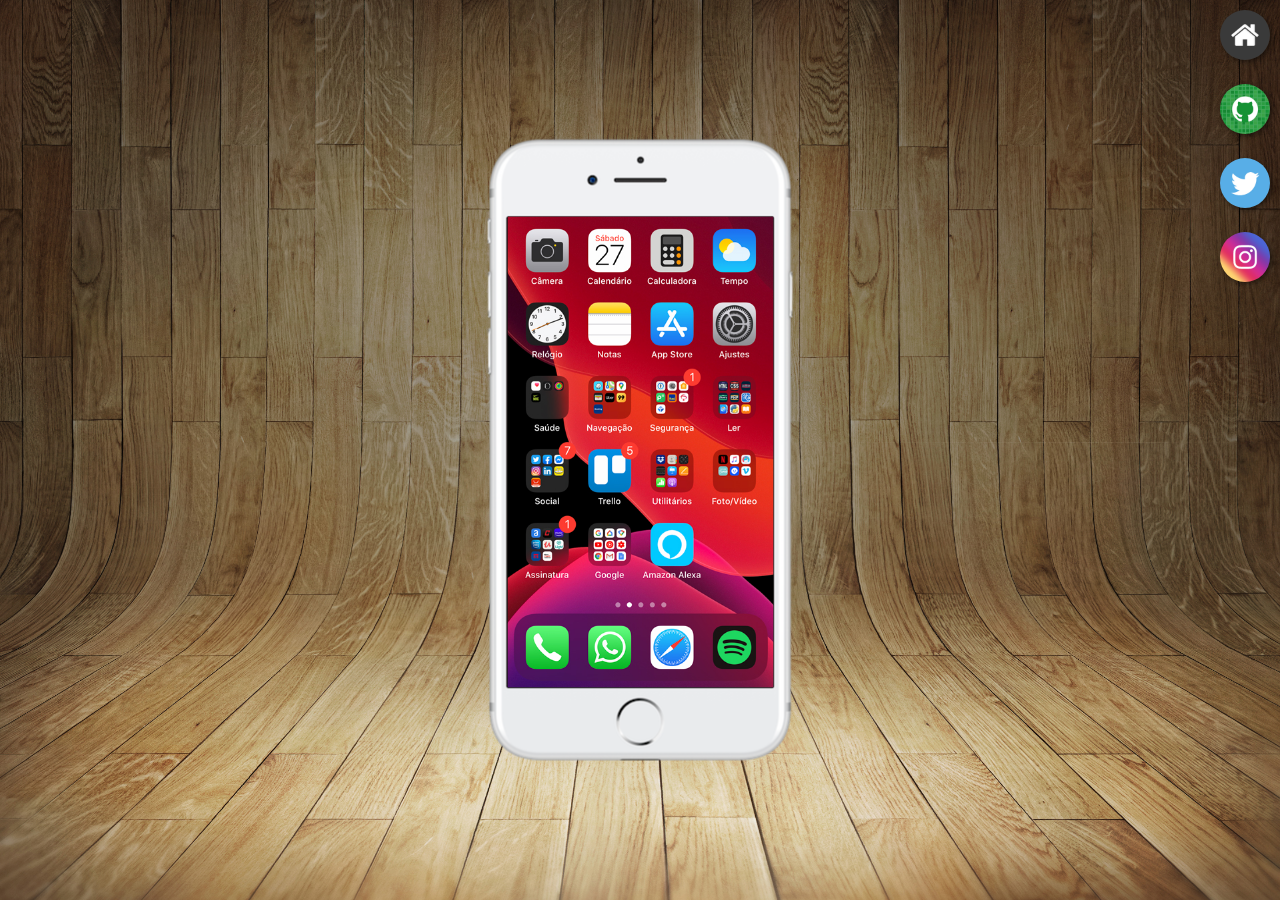
<file: index.html>
<!DOCTYPE html>
<html lang="pt-br">
<head>
    <meta charset="UTF-8">
    <meta http-equiv="X-UA-Compatible" content="IE=edge">
    <meta name="viewport" content="width=device-width, initial-scale=1.0">
    <title>Projeto Redes Sociais</title>
    <link rel="shortcut icon" href="favicon.ico" type="image/x-icon">
    <link rel="stylesheet" href="estilos/style.css">
</head>
<body>
    <main>
        <section id="telefone">
            <iframe src="home.html" name="tela" id="tela" frameborder="0">
                Seu navegador não é compatível.
            </iframe>
        </section>

        <section id="redes-sociais">
            <a href="home.html" target="tela"><img src="imagens/logo-home.jpg" alt="Home"></a>
            <a href="github.html" target="tela"><img src="imagens/logo-github.jpg" alt="Github"></a>
            <a href="twitter.html" target="tela"><img src="imagens/logo-twitter.jpg" alt="Twitter"></a>
            <a href="instagram.html" target="tela"><img src="imagens/logo-instagram.jpg" alt="Instagram"></a>
        </section>
    </main>
</body>
</html>
</file>
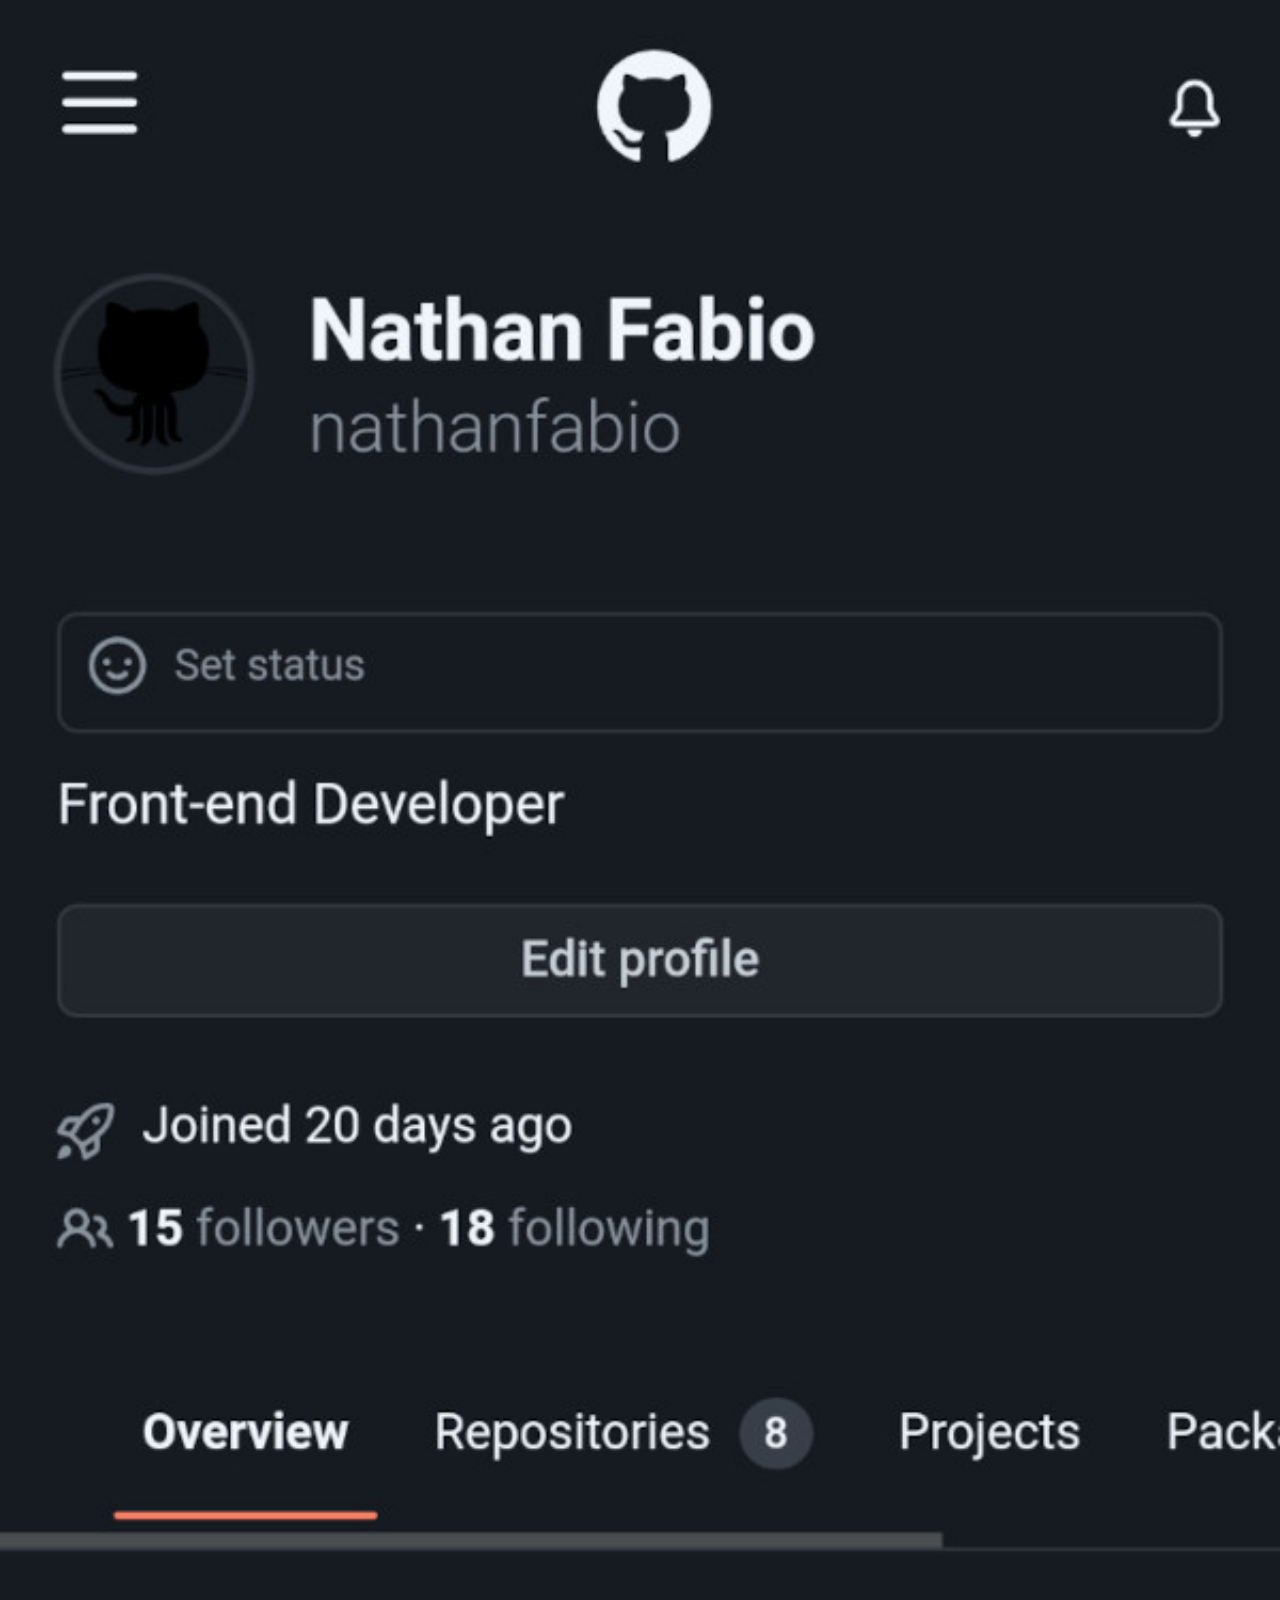
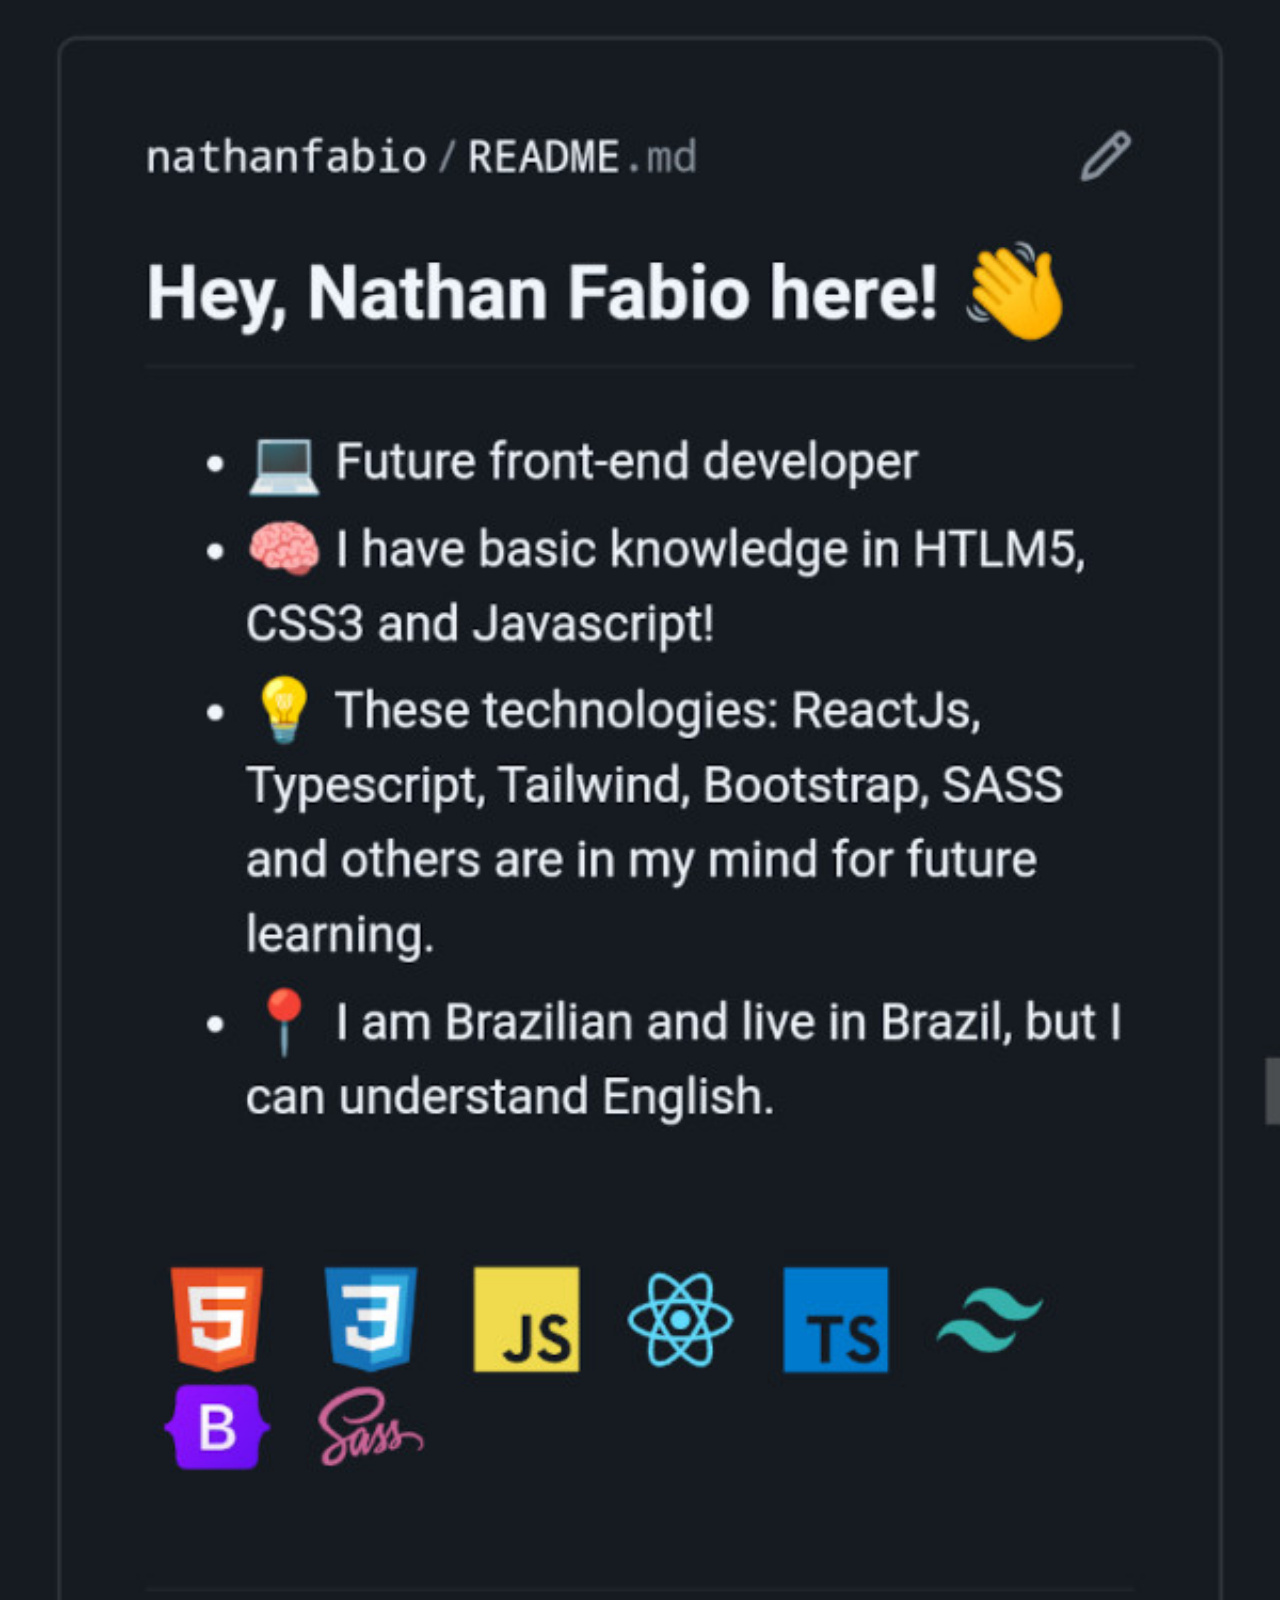
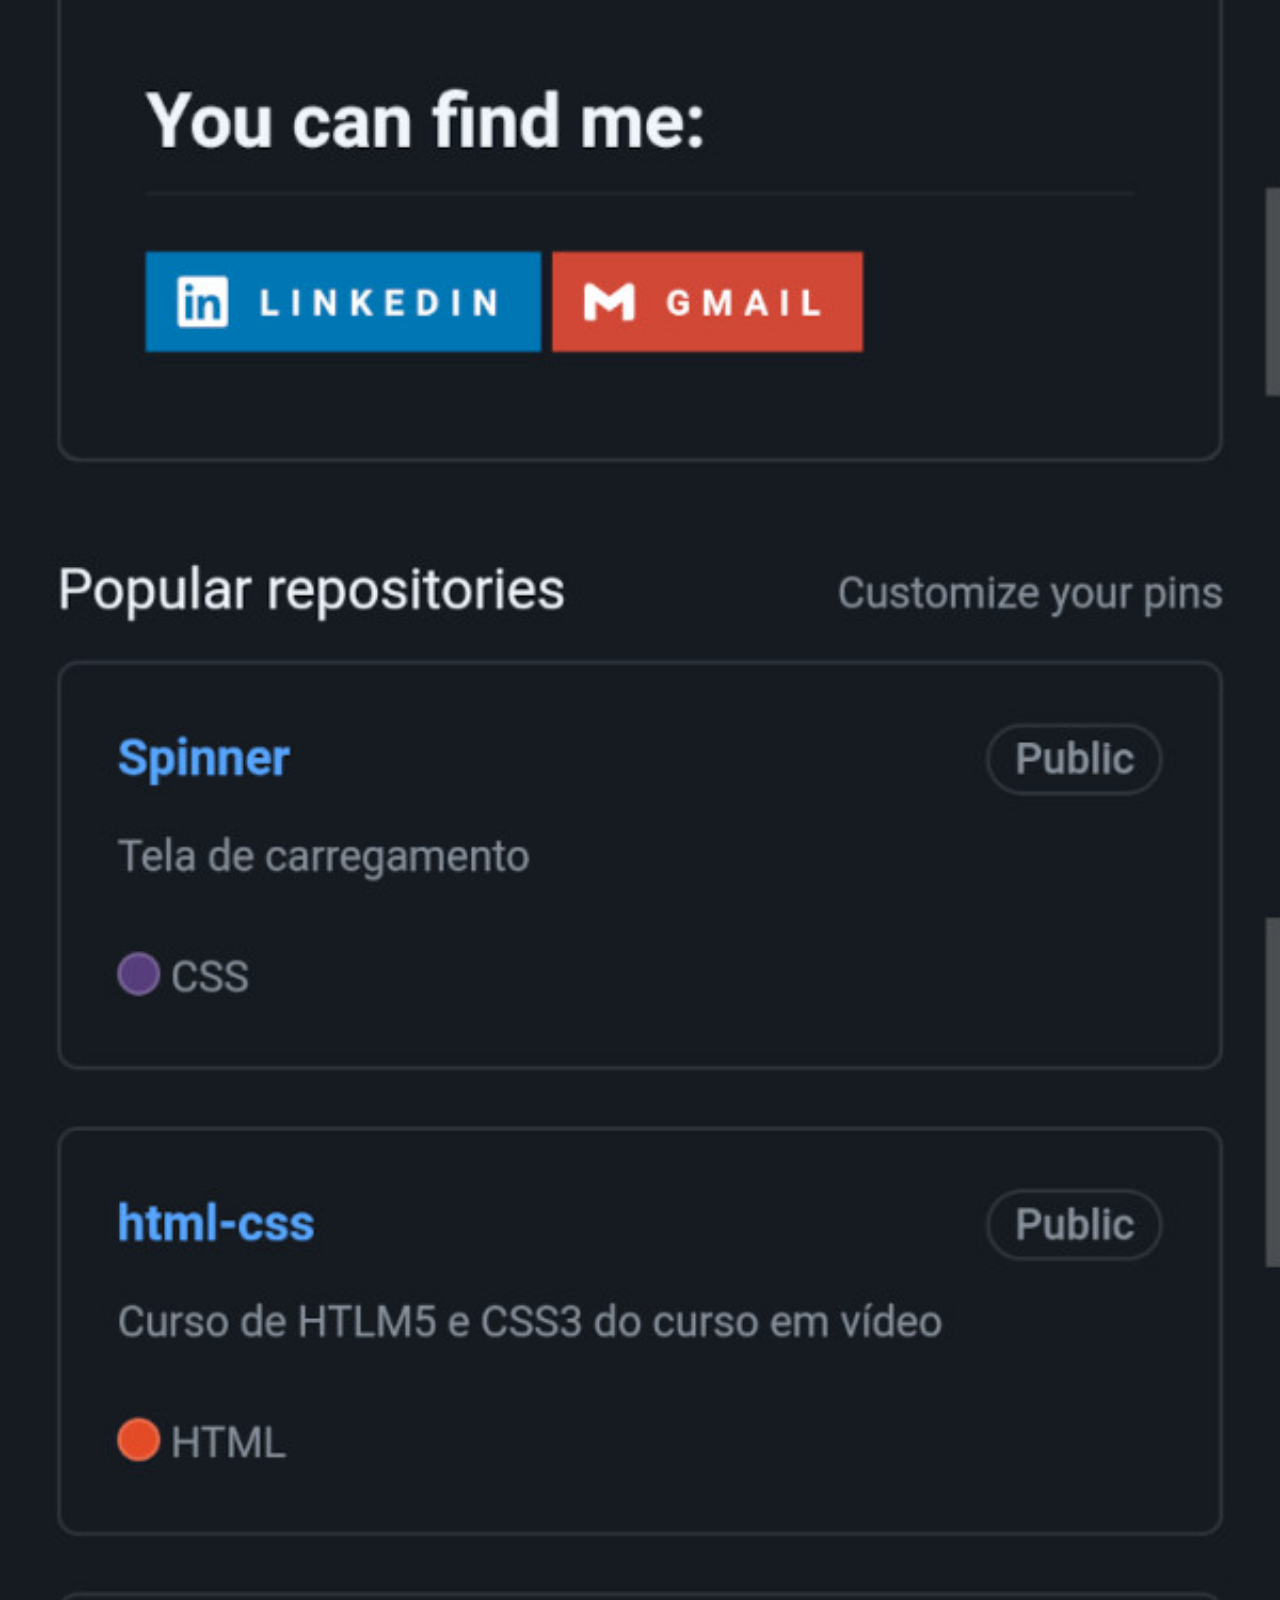
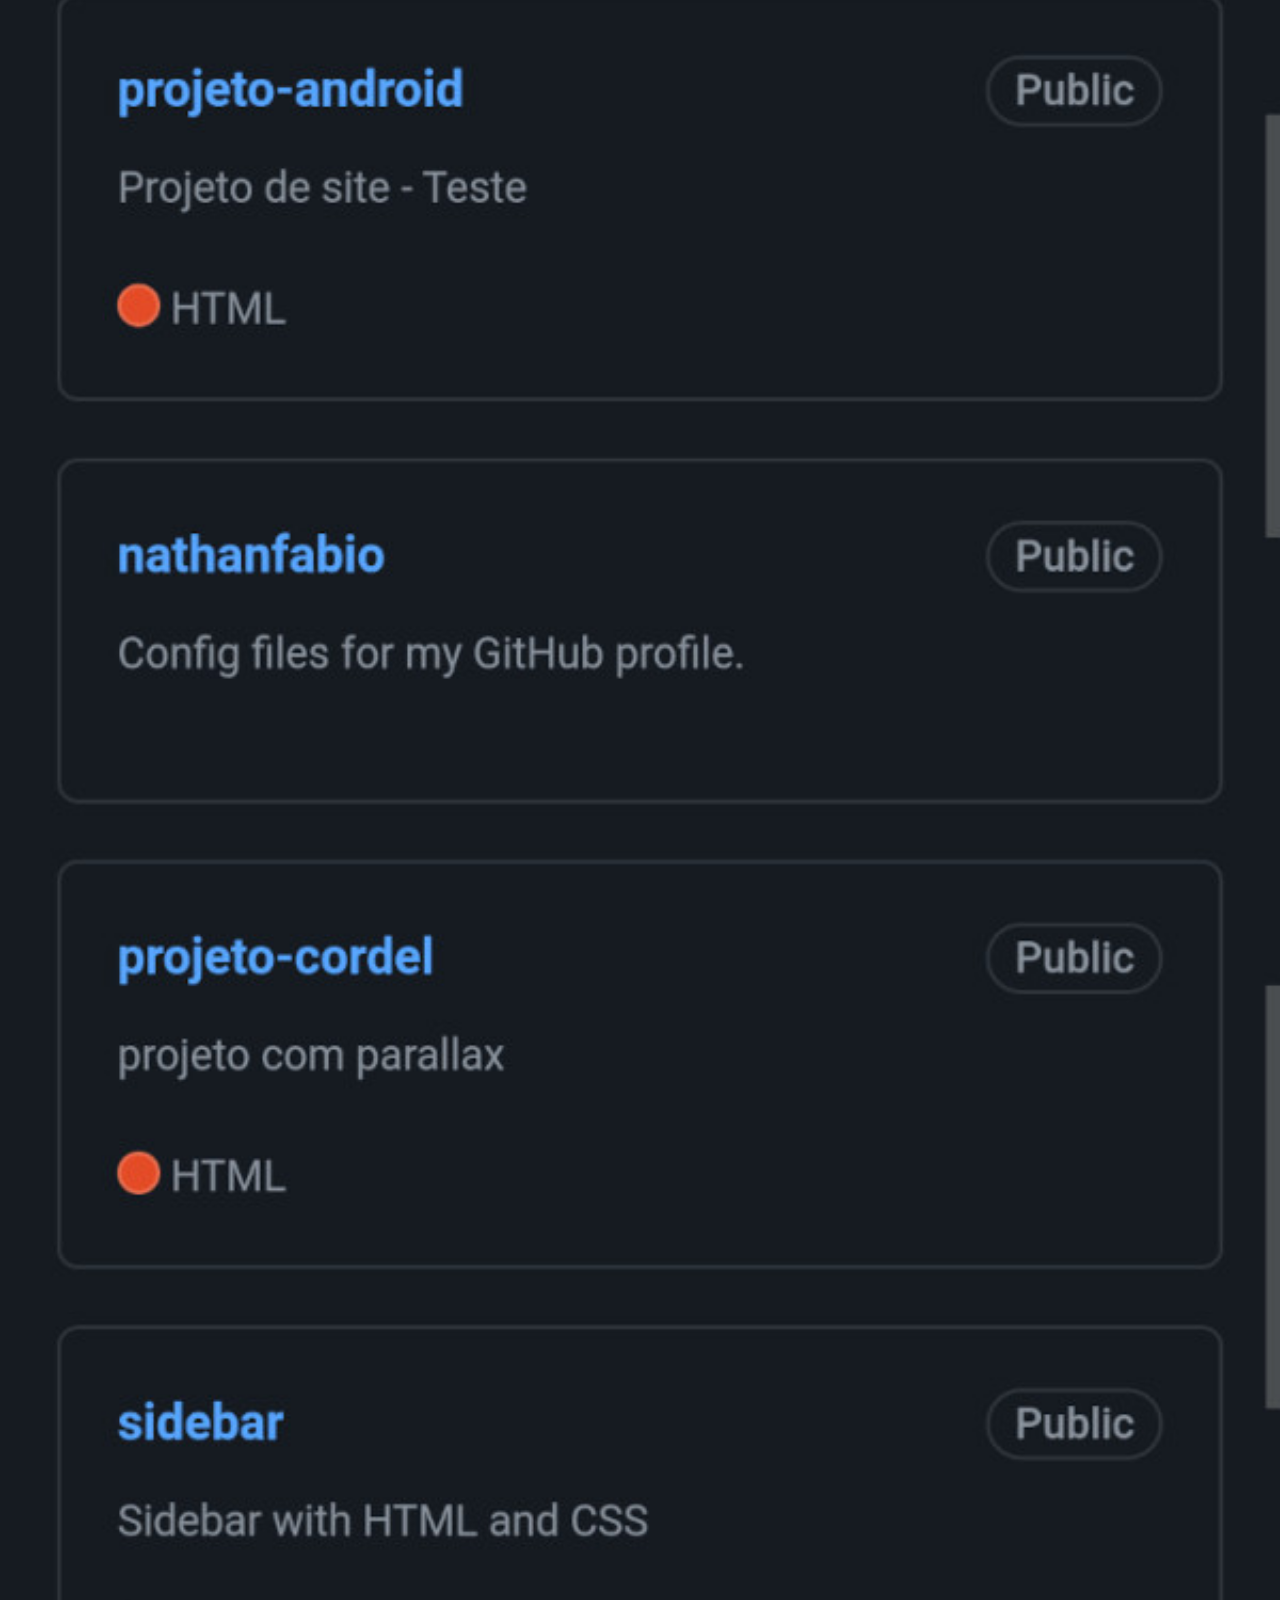
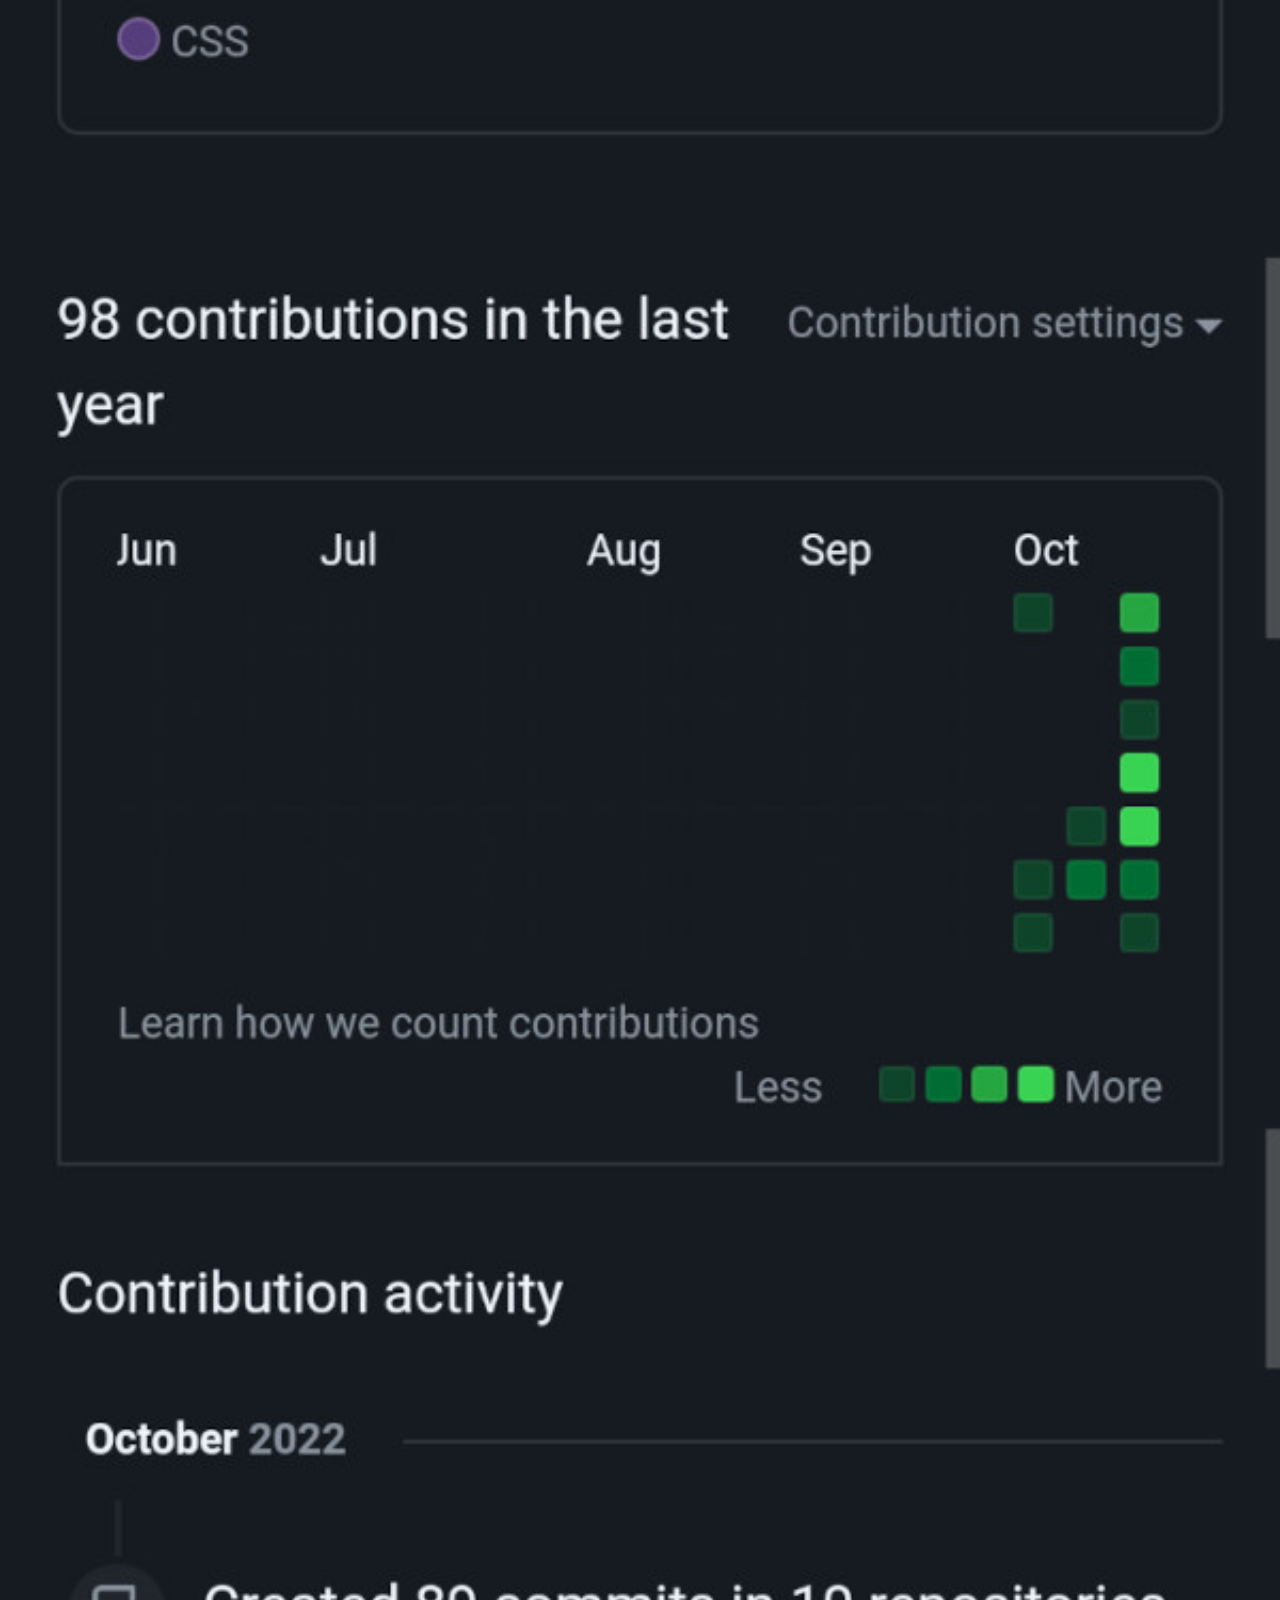
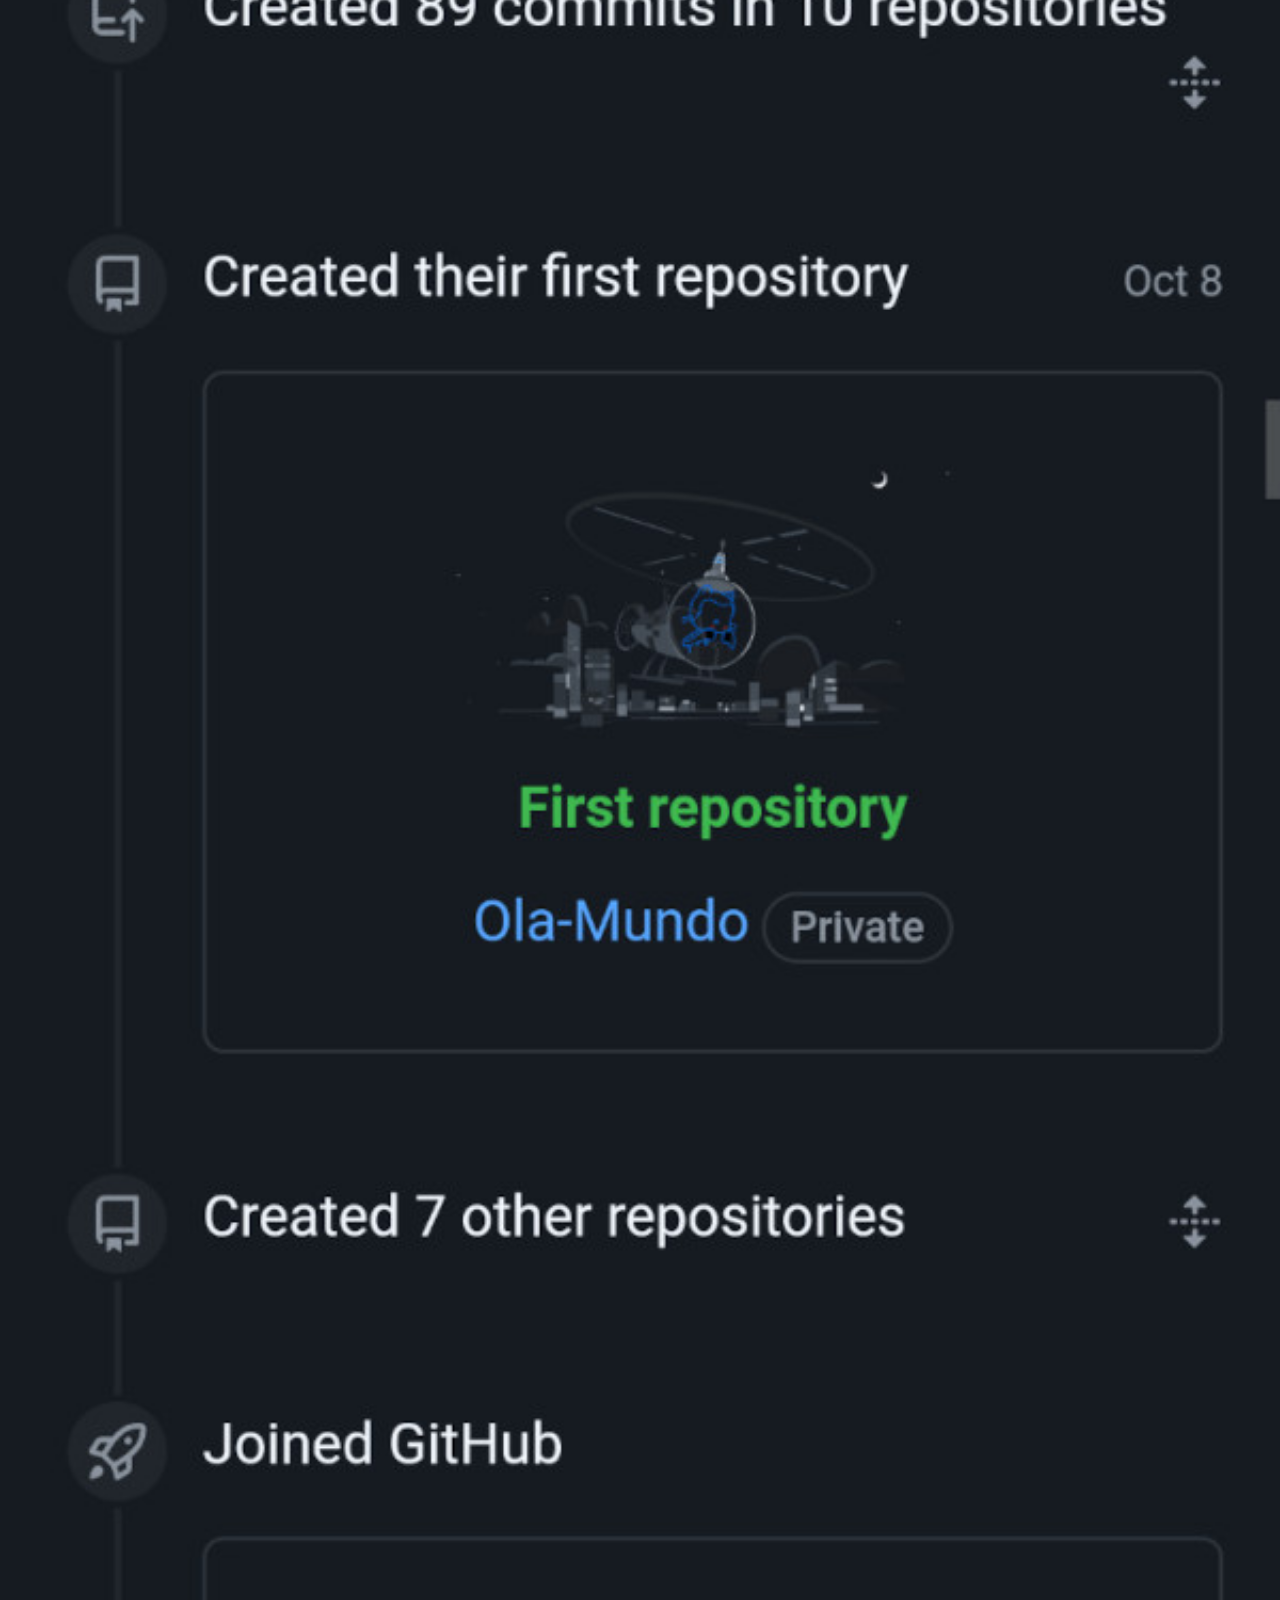
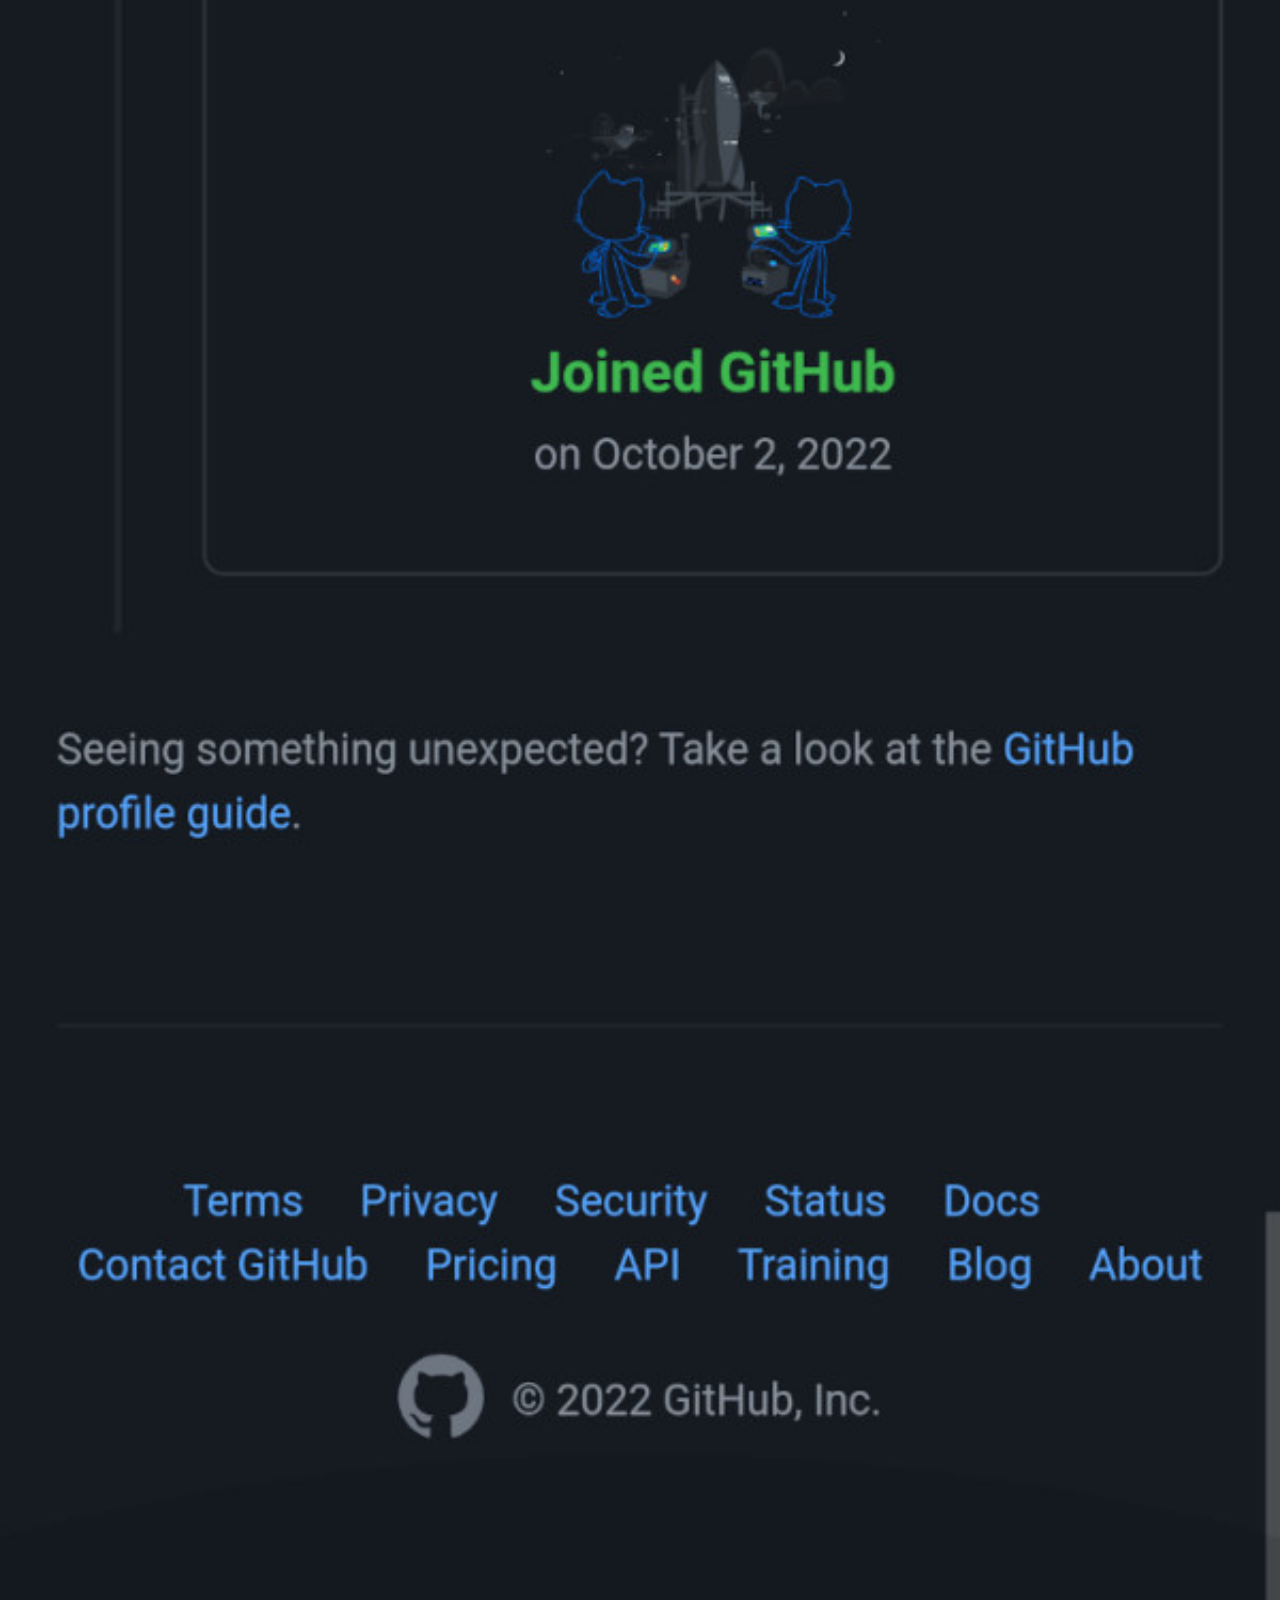
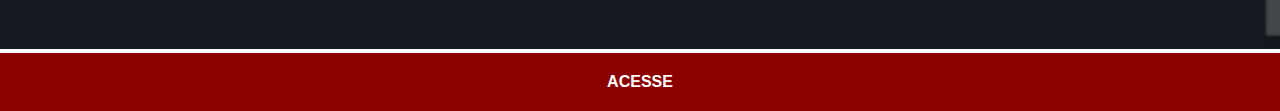
<file: github.html>
<!DOCTYPE html>
<html lang="pt-br">
<head>
    <meta charset="UTF-8">
    <meta http-equiv="X-UA-Compatible" content="IE=edge">
    <meta name="viewport" content="width=device-width, initial-scale=1.0">
    <title>GitHub</title>
    <link rel="stylesheet" href="estilos/social.css">
</head>
<body>
    <img src="imagens/tela-github.jpg" alt="GitHub">
    <a href="https://github.com/nathanfabio" target="_blank">ACESSE</a>
</body>
</html>
</file>
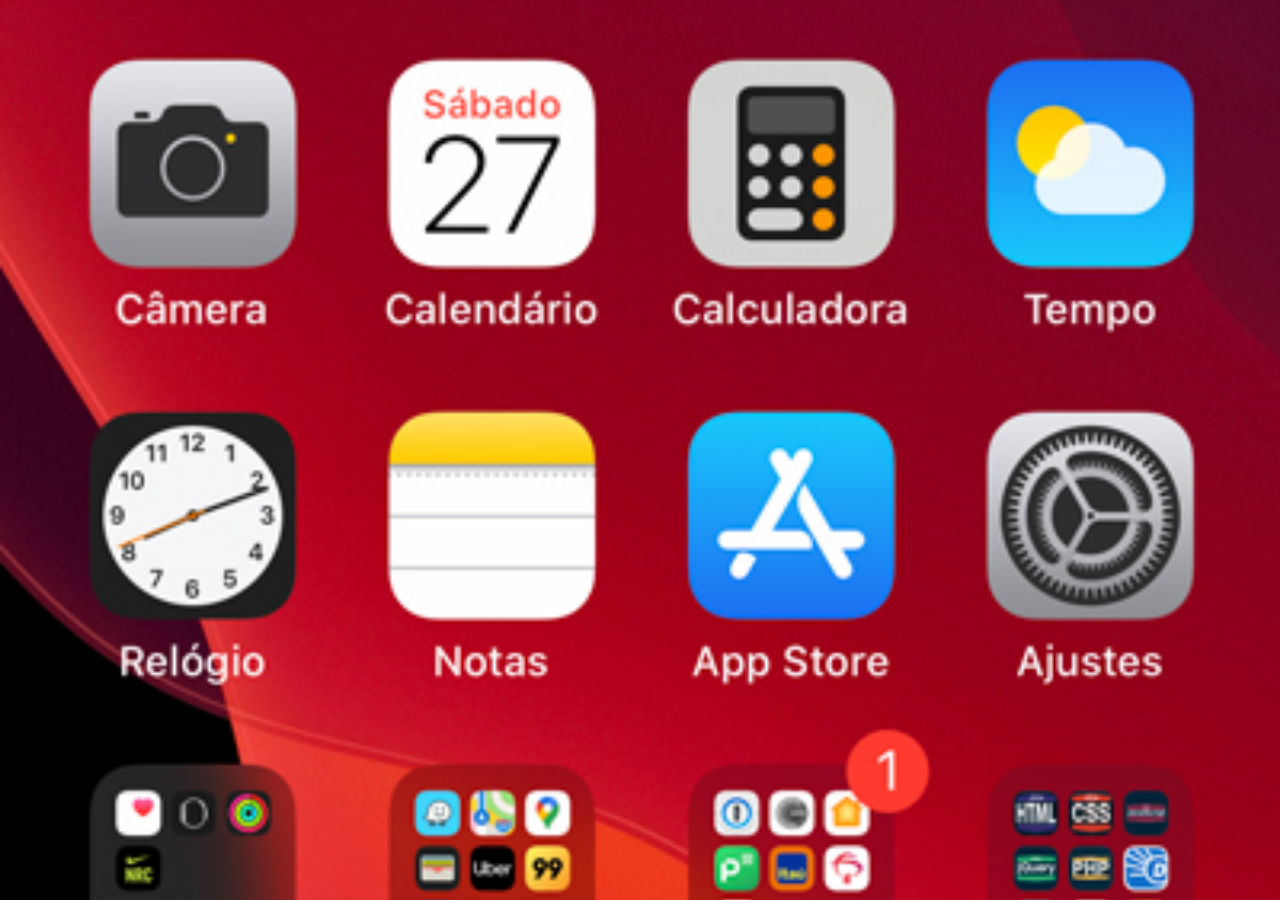
<file: home.html>
<!DOCTYPE html>
<html lang="pt-br">
<head>
    <meta charset="UTF-8">
    <meta http-equiv="X-UA-Compatible" content="IE=edge">
    <meta name="viewport" content="width=device-width, initial-scale=1.0">
    <title>Home</title>
</head>
<style>
    * {
        margin: 0px;
        padding: 0px;
    }

    body {
        width: 100vw;
        height: 100vh;
        background: black url('imagens/tela-home.jpg') no-repeat top center;
        background-size: cover;
    }
</style>
<body>
    
</body>
</html>
</file>
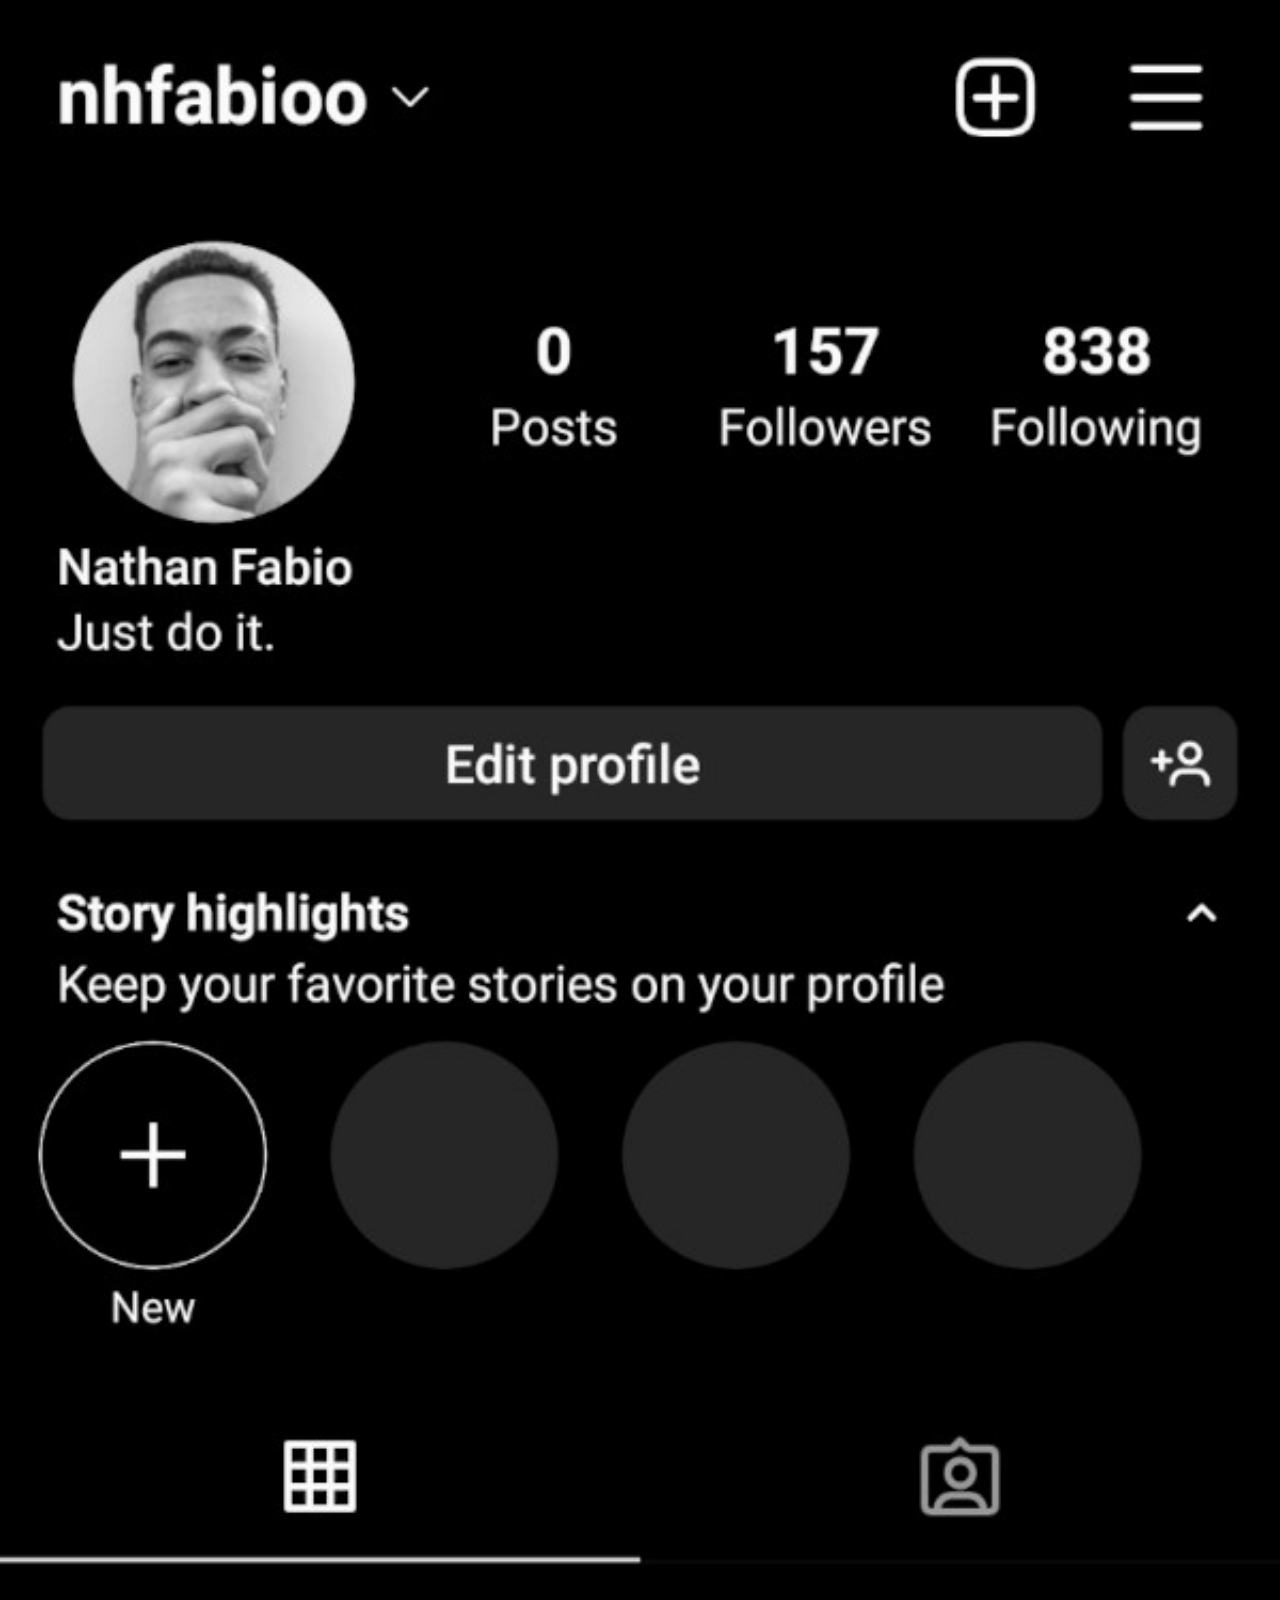
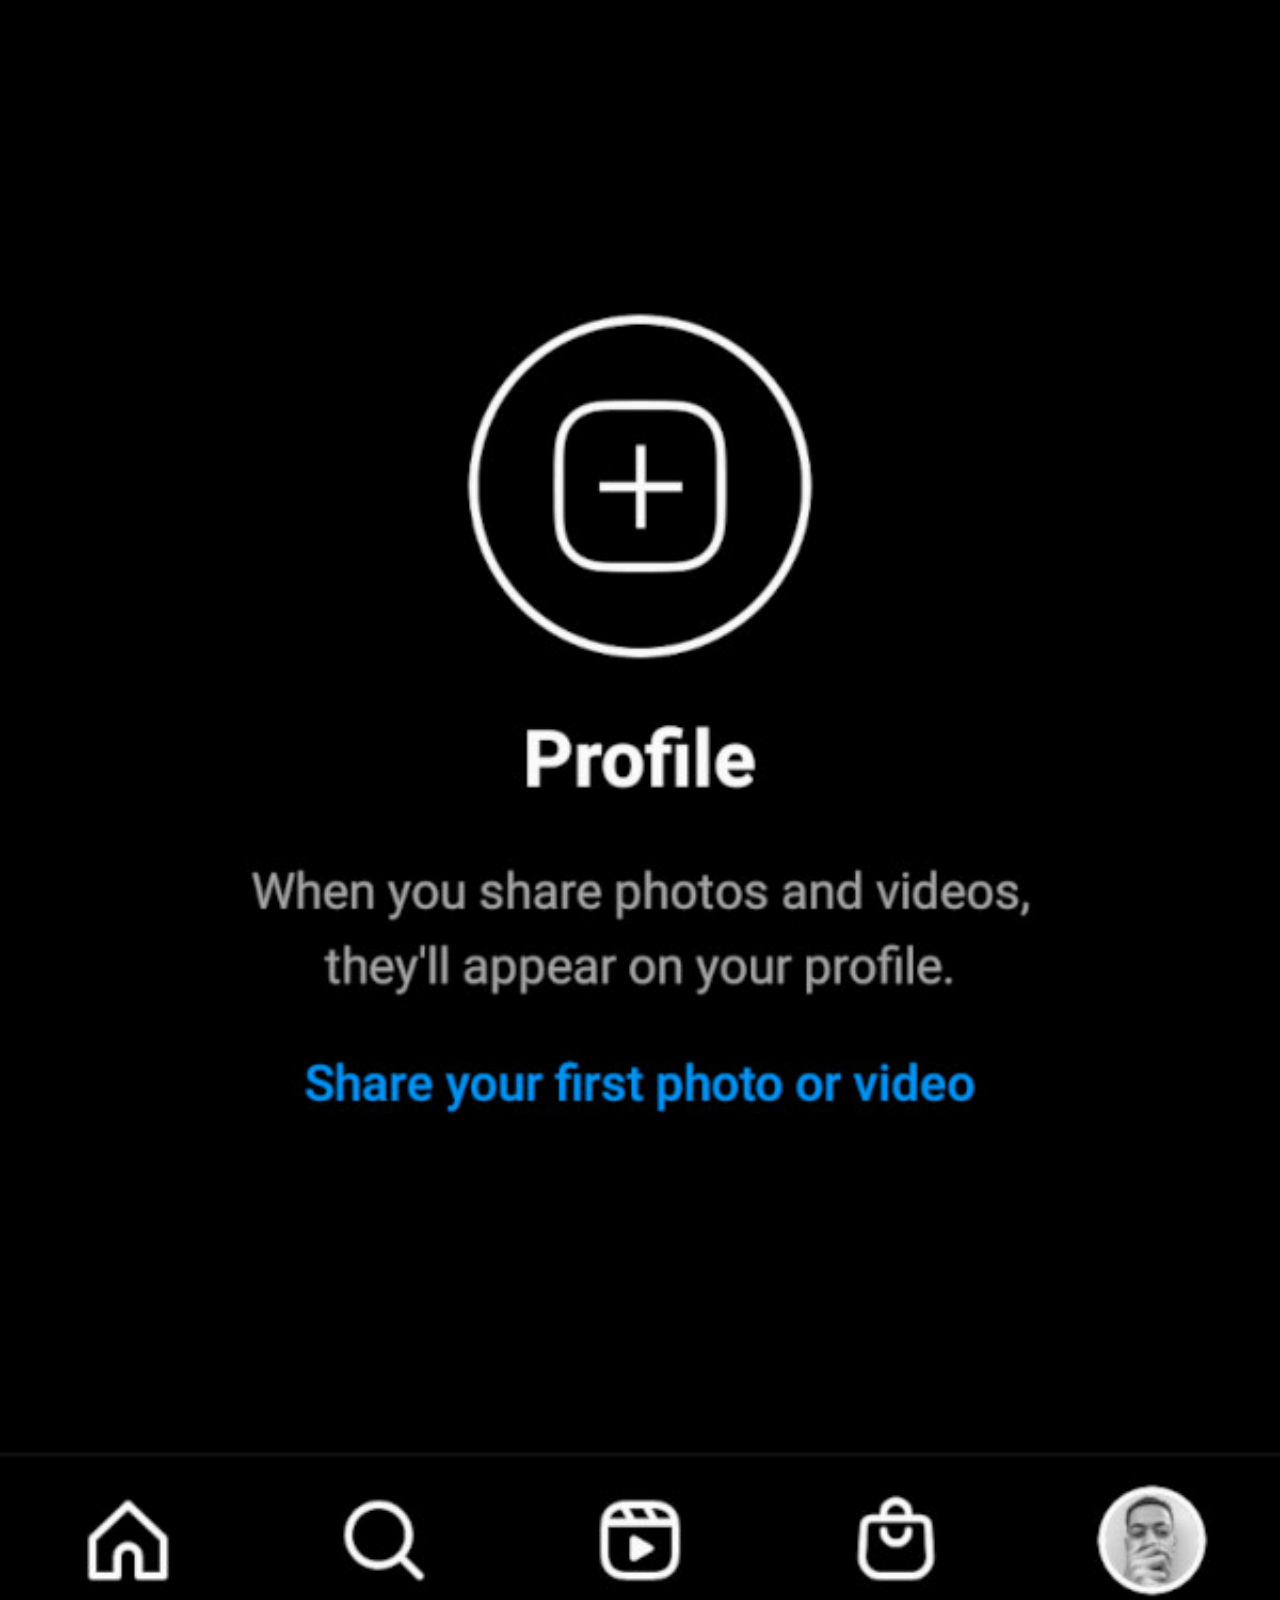
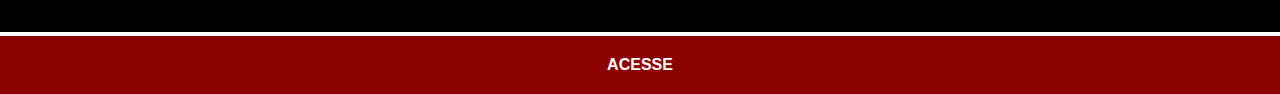
<file: instagram.html>
<!DOCTYPE html>
<html lang="pt-br">
<head>
    <meta charset="UTF-8">
    <meta http-equiv="X-UA-Compatible" content="IE=edge">
    <meta name="viewport" content="width=device-width, initial-scale=1.0">
    <title>Instagram</title>
    <link rel="stylesheet" href="estilos/social.css">
</head>
<body>
    <img src="imagens/tela-instagram.jpg" alt="Instagram">
    <a href="https://www.instagram.com/nhfabioo/" target="_blank">ACESSE</a>
</body>
</html>
</file>
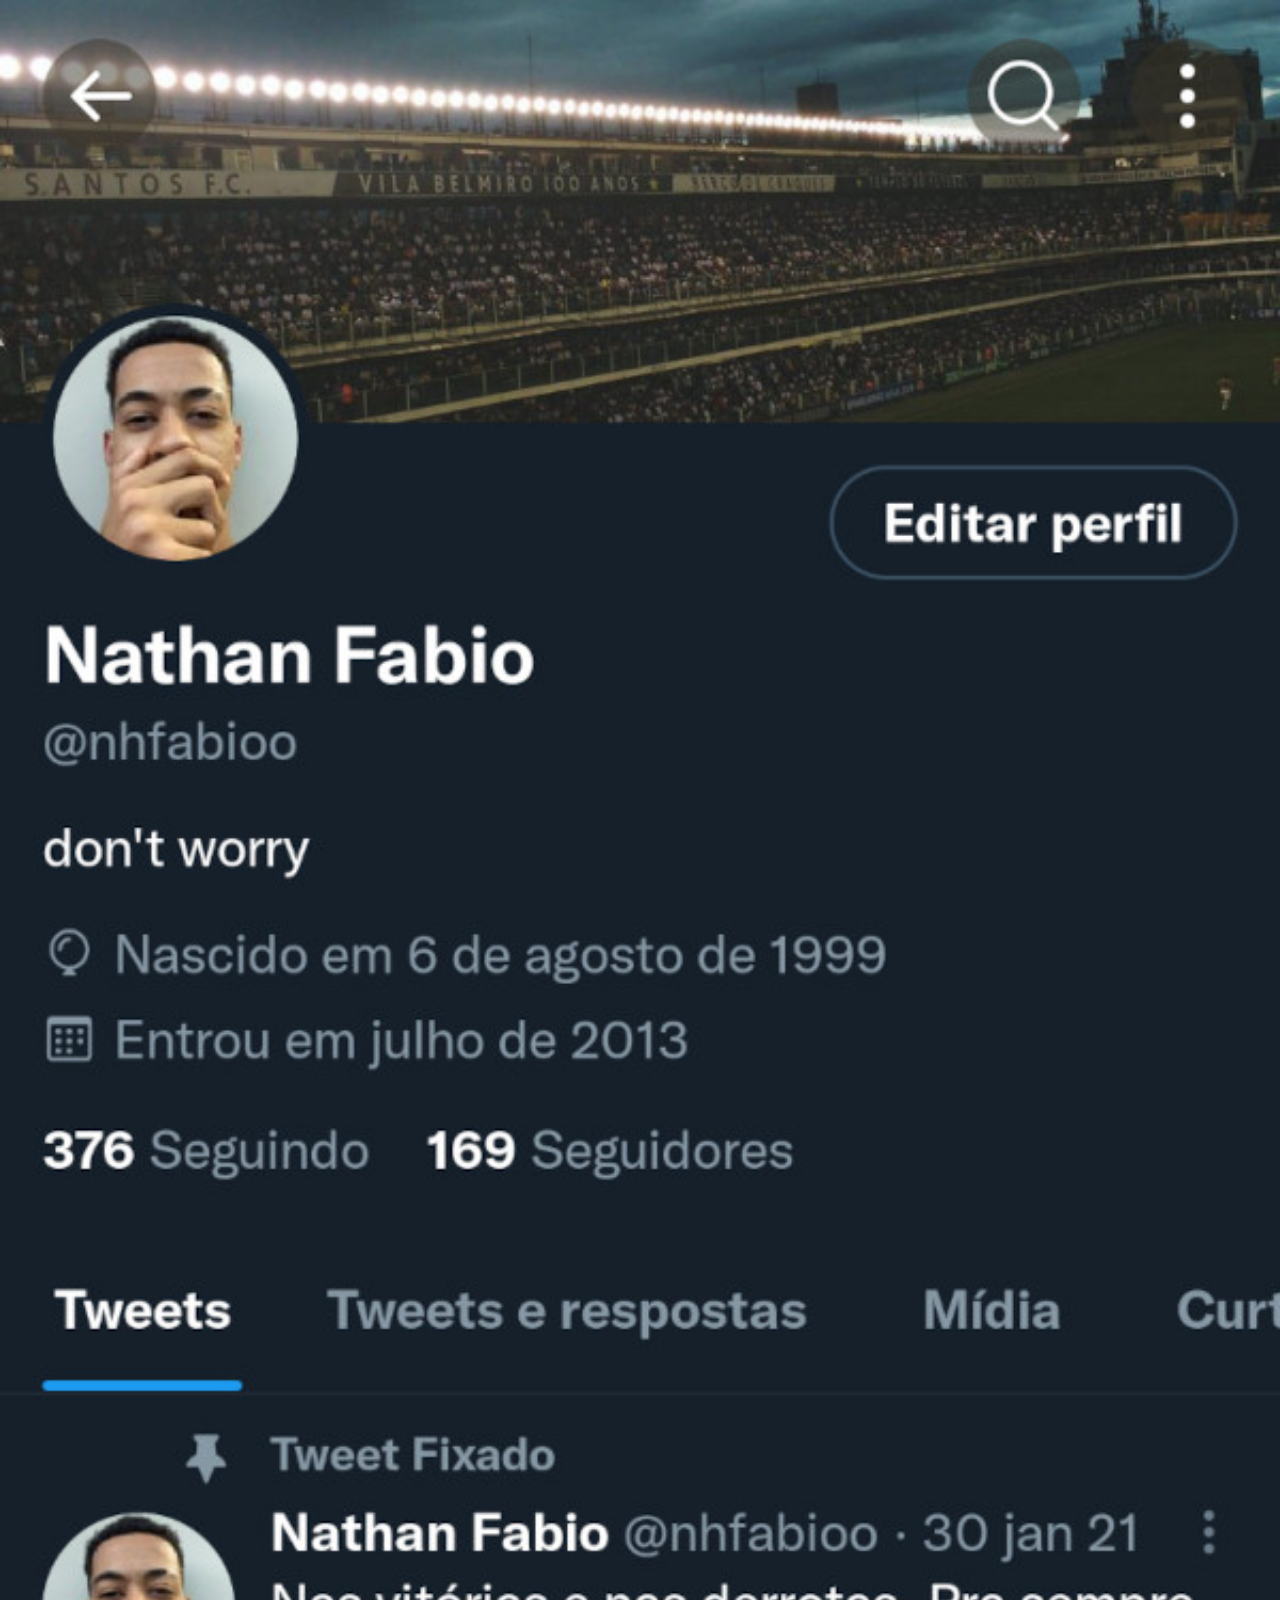
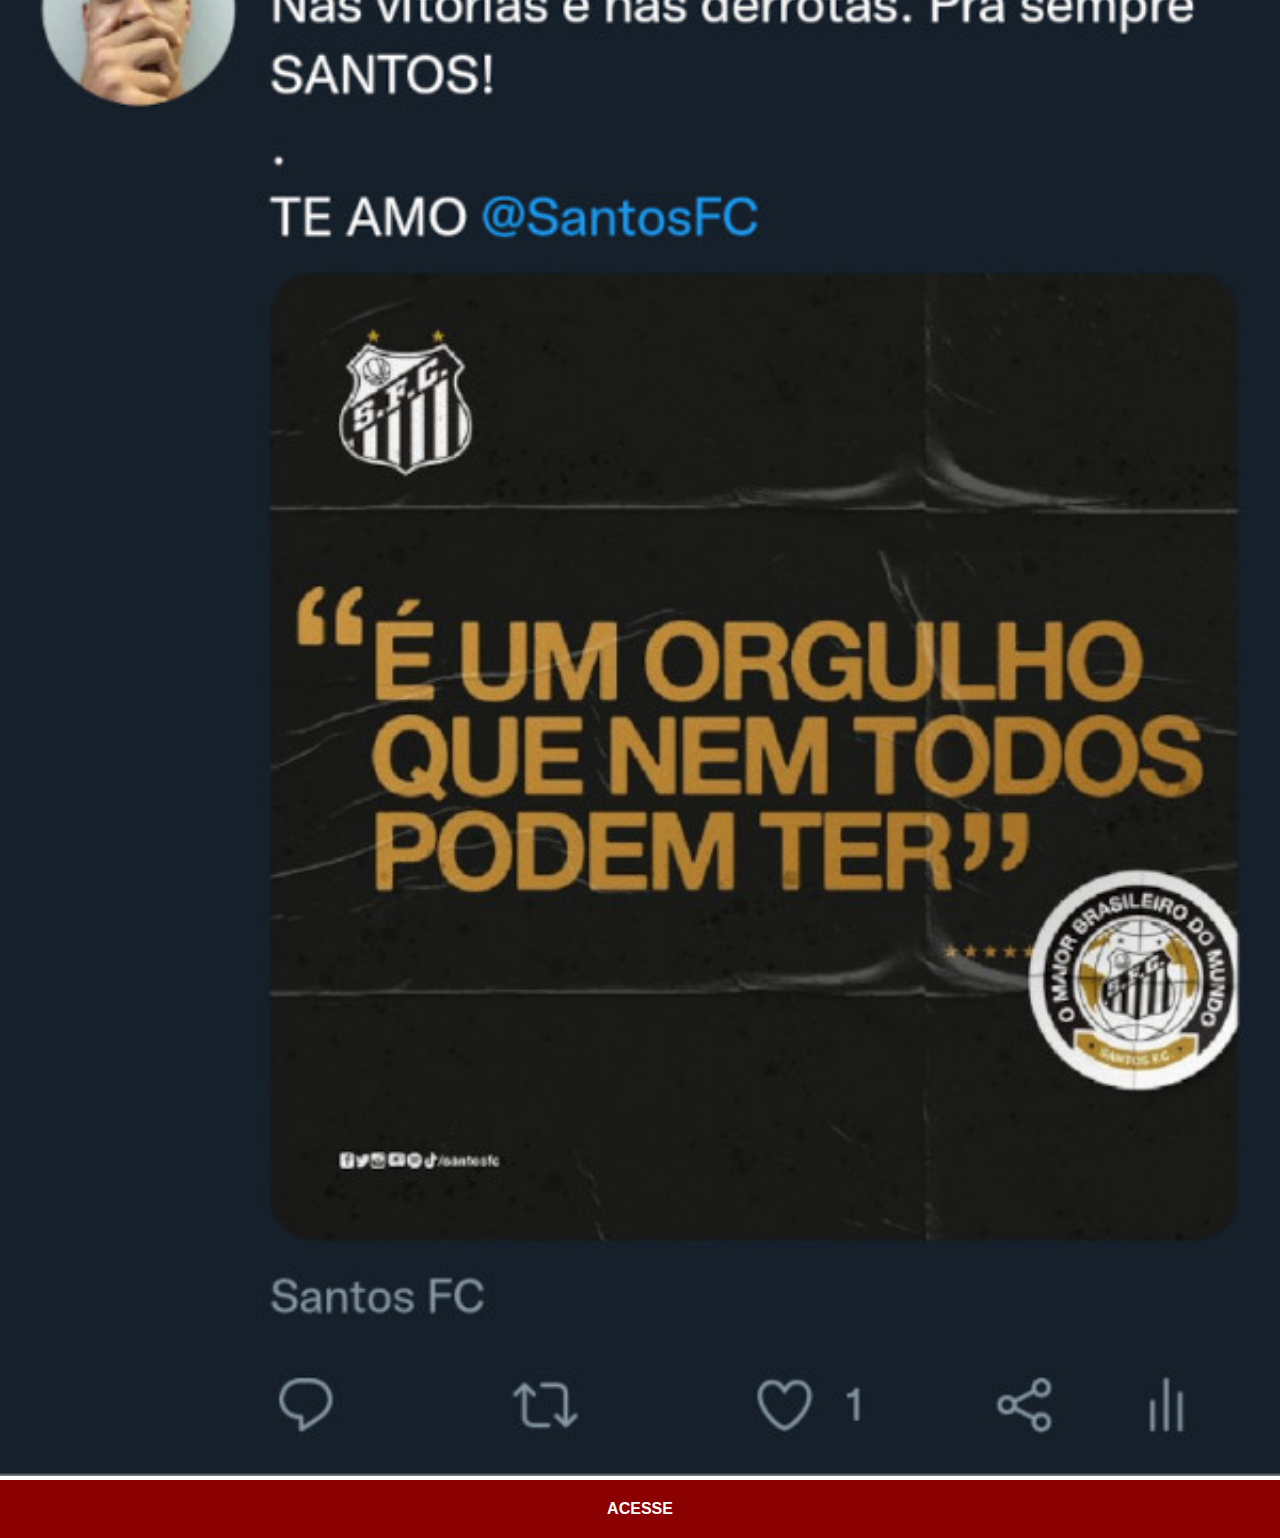
<file: twitter.html>
<!DOCTYPE html>
<html lang="pt-br">
<head>
    <meta charset="UTF-8">
    <meta http-equiv="X-UA-Compatible" content="IE=edge">
    <meta name="viewport" content="width=device-width, initial-scale=1.0">
    <title>Twitter</title>
    <link rel="stylesheet" href="estilos/social.css">
</head>
<body>
    <img src="imagens/tela-twitter.jpg" alt="Twitter">
    <a href="https://twitter.com/nhfabioo" target="_blank">ACESSE</a>
</body>
</html>
</file>
<file: estilos/style.css>
@charset "UTF-8";

* {
    margin: 0px;
    padding: 0px;
    font-family: Arial, Helvetica, sans-serif;
}

html, body {
    height: 100vh;
    width: 100vw;
    background-color: black;
}

body {
    background: url('../imagens/fundo-madeira.jpg') no-repeat top center;
    background-size: cover;
    background-attachment: fixed;
}

main {
    height: 100vh;
    position: relative;
}

section#telefone {
    position: absolute;
    top: 50%;
    left: 50%;
    transform: translate(-50%, -50%);

    height: 627px;
    width: 311px;
    background: url('../imagens/frame-iphone.png') no-repeat;
}

iframe#tela {
    position: relative;
    top: 80px;
    left: 23px;
    width: 266px;
    height: 471px;
}

section#redes-sociais {
    display: flex;
    flex-direction: column;
    text-align: right;
    position: absolute;
    right: 0;
}

section#redes-sociais img {
    width: 50px;
    margin: 10px;
    border-radius: 50%;
    box-shadow: 2px 2px 5px rgba(0, 0, 0, 0.479);
    box-sizing: border-box;
}


section#redes-sociais img:active {
    transform: scale(95%);
}

section#redes-sociais img:hover {
    border: 2px solid rgba(255, 255, 255, 0.76);
    transform: translate(-1px, -1px);
    box-shadow: 5px 5px 10px rgba(0, 0, 0, 0.521);
    transition: transform 250ms, border 250ms;
}
</file>
<file: estilos/social.css>
@charset "UTF-8";

* {
    margin: 0px;
    padding: 0px;
    font-family: Arial, Helvetica, sans-serif;
}

::-webkit-scrollbar {
    width: 0px;
    height: 0px;
}

img {
    width: 100vw;
}

a {
    display: block;
    background-color: darkred;
    color: white;
    padding: 20px;
    text-align: center;
    font-weight: bolder;
    text-decoration: none;
}

a:hover {
    background-color: rgb(204, 2, 2);
    transform: scale(98%);
}
</file>
